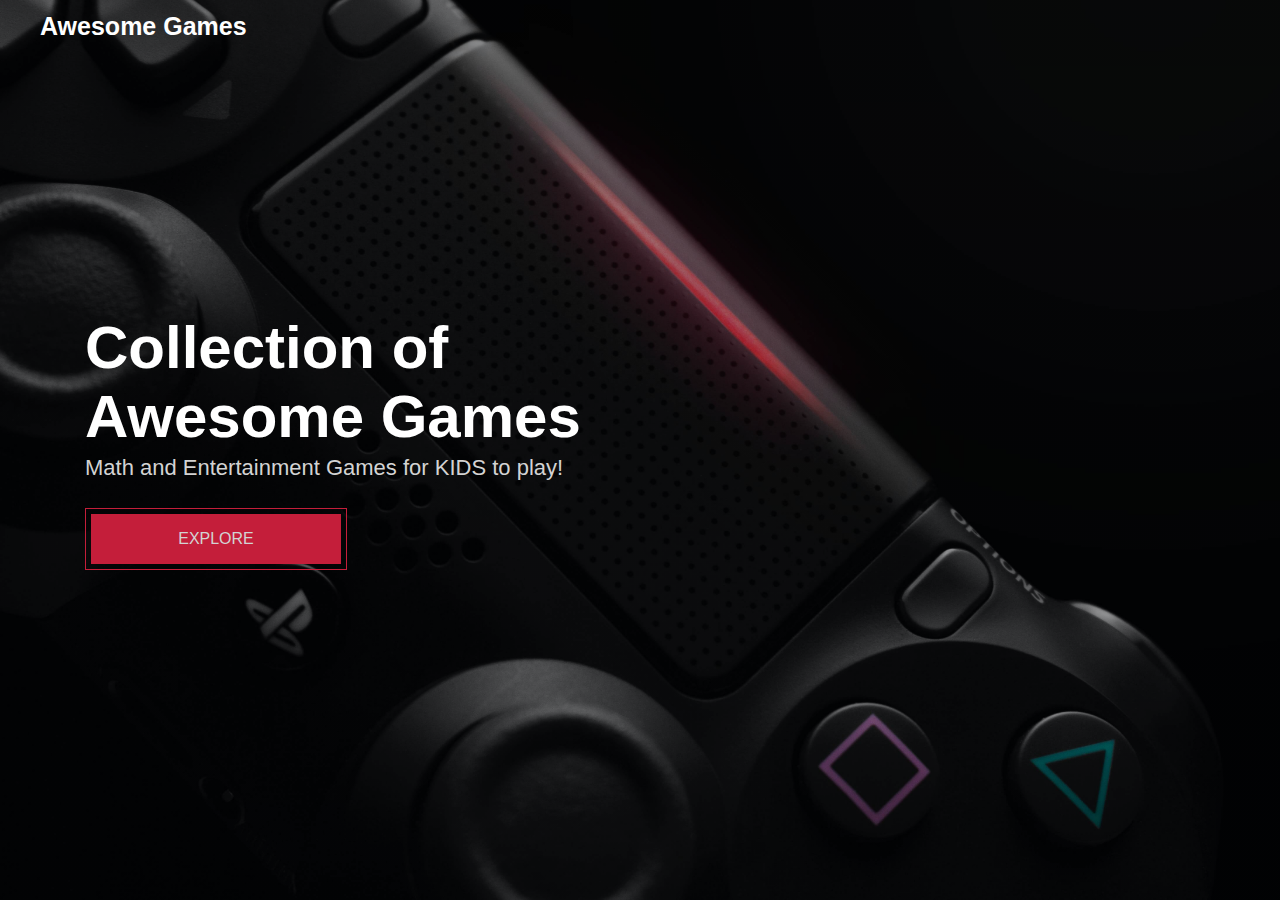
<file: index.html>
<!DOCTYPE html>
<html>
  <head>
    <meta charset="utf-8" />
    <meta
      name="viewport"
      content="width=device-width, initial-scale=1, shrink-to-fit=no"
    />

    <!-- Bootstrap CSS -->
    <link
      rel="stylesheet"
      href="https://stackpath.bootstrapcdn.com/bootstrap/4.5.2/css/bootstrap.min.css"
      integrity="sha384-JcKb8q3iqJ61gNV9KGb8thSsNjpSL0n8PARn9HuZOnIxN0hoP+VmmDGMN5t9UJ0Z"
      crossorigin="anonymous"
    />

    <link
      rel="shortcut icon"
      type="image/x-icon"
      href="./images/joystick.svg"
    />
    <link rel="stylesheet" type="text/css" href="./css/index.css" />
    <title>Awesome Games</title>
  </head>
  <body>
    <nav class="navbar">
      <div class="nav-head ml-4">Awesome Games</div>
    </nav>

    <section class="main-section container">
      <div class="row main-row">
        <div class="col-sm-12 col-md-6 custom-col" id="main_head_section">
          <div class="main-head">Collection of Awesome Games</div>
          <div class="main-para">
            Math and Entertainment Games for KIDS to play!
          </div>
          <div class="main-btn mt-4">
            <div class="upper-btn-div">
              <button class="btn custom-btn" id="explore">EXPLORE</button>
            </div>
          </div>
        </div>
        <div class="col custom-col">
          <div class="all-cards" id="all_cards"></div>
        </div>
      </div>
    </section>

    <script type="text/javascript" src="./js/index.js"></script>
  </body>
</html>
</file>
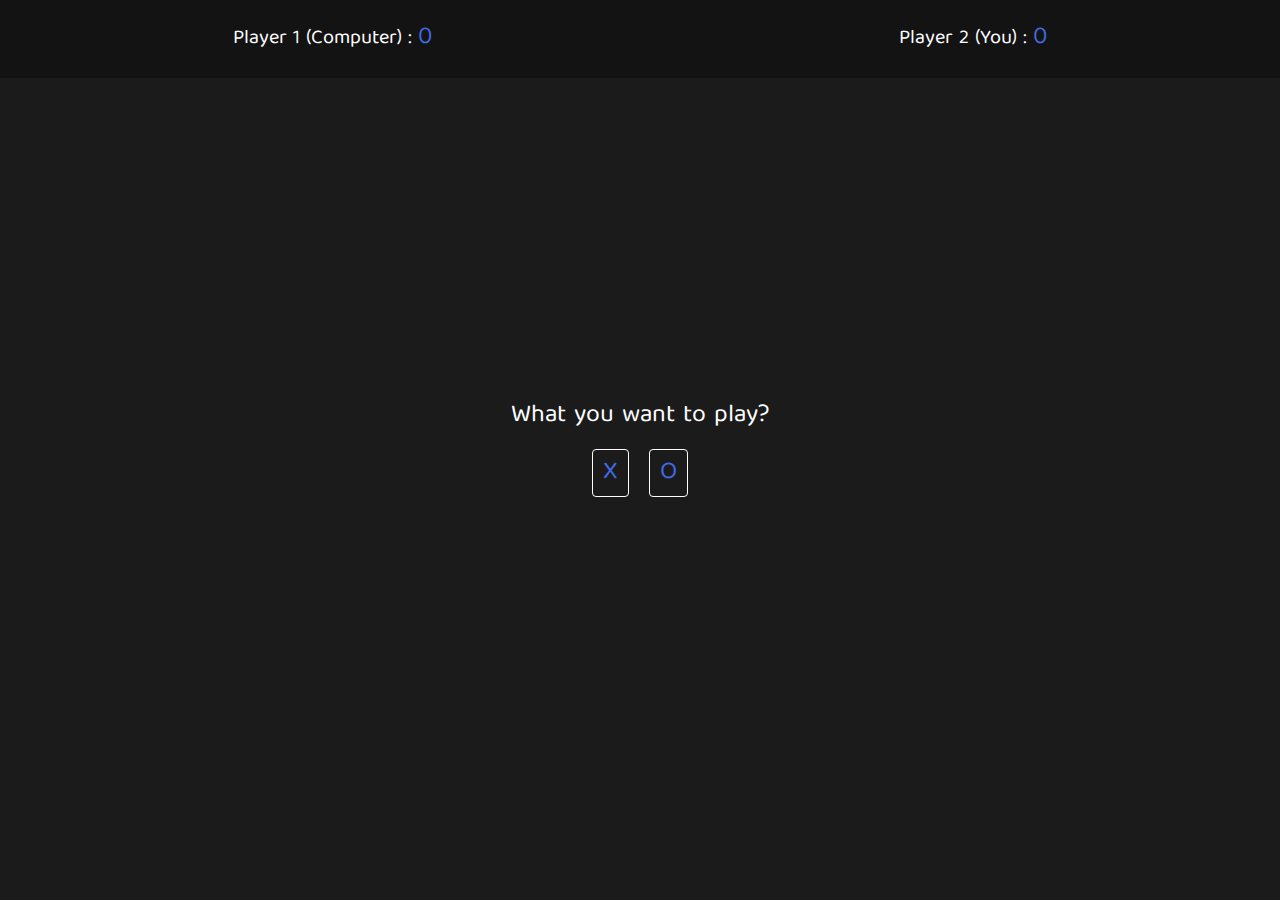
<file: src/ai-tic-tac-toe/index.html>
<!DOCTYPE html>
<html lang="en">
  <head>
    <!-- Required meta tags -->
    <meta charset="utf-8" />
    <meta
      name="viewport"
      content="width=device-width, initial-scale=1, shrink-to-fit=no"
    />

    <!-- Bootstrap CSS -->
    <link
      rel="stylesheet"
      href="https://stackpath.bootstrapcdn.com/bootstrap/4.5.2/css/bootstrap.min.css"
      integrity="sha384-JcKb8q3iqJ61gNV9KGb8thSsNjpSL0n8PARn9HuZOnIxN0hoP+VmmDGMN5t9UJ0Z"
      crossorigin="anonymous"
    />
    <link rel="stylesheet" type="text/css" href="./css/index.css" />
    <link rel="icon" href="./images/console.svg" type="image/svg" />

    <title>Tic Tac Toe</title>
  </head>
  <body>
	<div class="winner-stat">
		<div class="x-player">
		  <span>Player 1 (Computer) : </span>
		  <span id="x_player">0</span>
		</div>
		<div class="o-player">
		  <span>Player 2 (You) : </span>
		  <span id="o_player">0</span>
		</div>
	  </div>
	  
	  <div class="form" id="form">
		<label>What you want to play?</label>
		<div>
		  <button class="btn" id="player_x_id" value="X">X</button>
		  <button class="btn" id="player_o_id" value="O">O</button>
		</div>
	  </div>

	  <div class="grid hide" id="grid">
		<table>
		  <tr>
		    <td class="cell" id="0"></td>
		    <td class="cell" id="1"></td>
		    <td class="cell" id="2"></td>
		  </tr>
		  <tr>
		    <td class="cell" id="3"></td>
		    <td class="cell" id="4"></td>
		    <td class="cell" id="5"></td>
		  </tr>
		  <tr>
		    <td class="cell" id="6"></td>
		    <td class="cell" id="7"></td>
		    <td class="cell" id="8"></td>
		  </tr>
		</table>
	  </div>

	  <div class="endgame">
		<div class="text"></div>
		<button class="btn btn-primary" onclick="startGame()">Restart Game</button>
	  </div>
    
    <!-- Optional JavaScript -->
    <script type="text/javascript" src="./js/index.js"></script>
    <!-- jQuery first, then Popper.js, then Bootstrap JS -->
    <script
      src="https://code.jquery.com/jquery-3.5.1.slim.min.js"
      integrity="sha384-DfXdz2htPH0lsSSs5nCTpuj/zy4C+OGpamoFVy38MVBnE+IbbVYUew+OrCXaRkfj"
      crossorigin="anonymous"
    ></script>
    <script
      src="https://cdn.jsdelivr.net/npm/popper.js@1.16.1/dist/umd/popper.min.js"
      integrity="sha384-9/reFTGAW83EW2RDu2S0VKaIzap3H66lZH81PoYlFhbGU+6BZp6G7niu735Sk7lN"
      crossorigin="anonymous"
    ></script>
    <script
      src="https://stackpath.bootstrapcdn.com/bootstrap/4.5.2/js/bootstrap.min.js"
      integrity="sha384-B4gt1jrGC7Jh4AgTPSdUtOBvfO8shuf57BaghqFfPlYxofvL8/KUEfYiJOMMV+rV"
      crossorigin="anonymous"
    ></script>
  </body>
</html>
</file>
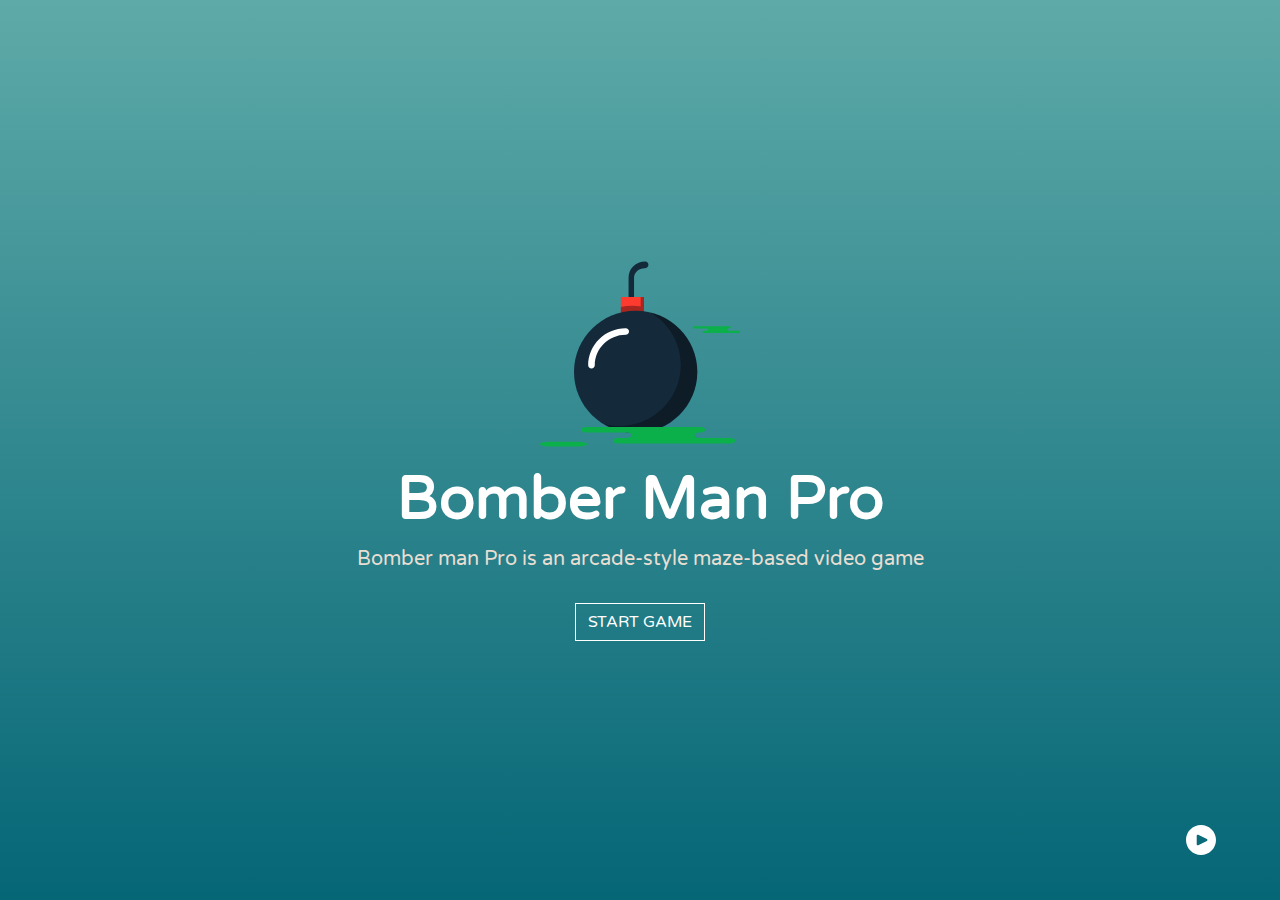
<file: src/Bomber Man Pro/index.html>
<!Doctype html>
<html lang="en">
  <head>
    <!-- Required meta tags -->
    <meta charset="utf-8">
    <meta name="viewport" content="width=device-width, initial-scale=1, shrink-to-fit=no">

    <!-- Bootstrap CSS -->
    <link rel="stylesheet" href="https://stackpath.bootstrapcdn.com/bootstrap/4.5.2/css/bootstrap.min.css" integrity="sha384-JcKb8q3iqJ61gNV9KGb8thSsNjpSL0n8PARn9HuZOnIxN0hoP+VmmDGMN5t9UJ0Z" crossorigin="anonymous">

    <link rel="shortcut icon" type="image/x-icon" href="./images/bomb.svg" />

    <link rel="stylesheet" type="text/css" href="./css/index.css" />

    <title>Bomber Man Pro</title>
  </head>
  <body>
    
    <div class="music-btn" id="music_btn">
    </div>
    
	<div class="main-section" id="main_section">
		<div class="main-section-inner">
			<div class="logo">
				<picture>
					<img src="./images/bomb.svg" class="maintain-logo" />
				</picture>
			</div>
			<div class="main-head">
				Bomber Man Pro
			</div>
			<div class="main-para">
				Bomber man Pro is an arcade-style maze-based video game
			</div>
			<div class="main-btn mt-4">
				<button class="btn custom-btn" id="start_game">Start Game</button>
			</div>
		</div>
	</div>

	<div class="grid hide" id="grid"></div>


    <!-- Optional JavaScript -->

    <script type="text/javascript" src="./js/index.js"></script>
    <!-- jQuery first, then Popper.js, then Bootstrap JS -->
    <script src="https://code.jquery.com/jquery-3.5.1.slim.min.js" integrity="sha384-DfXdz2htPH0lsSSs5nCTpuj/zy4C+OGpamoFVy38MVBnE+IbbVYUew+OrCXaRkfj" crossorigin="anonymous"></script>
    <script src="https://cdn.jsdelivr.net/npm/popper.js@1.16.1/dist/umd/popper.min.js" integrity="sha384-9/reFTGAW83EW2RDu2S0VKaIzap3H66lZH81PoYlFhbGU+6BZp6G7niu735Sk7lN" crossorigin="anonymous"></script>
    <script src="https://stackpath.bootstrapcdn.com/bootstrap/4.5.2/js/bootstrap.min.js" integrity="sha384-B4gt1jrGC7Jh4AgTPSdUtOBvfO8shuf57BaghqFfPlYxofvL8/KUEfYiJOMMV+rV" crossorigin="anonymous"></script>
  </body>
</html>
</file>
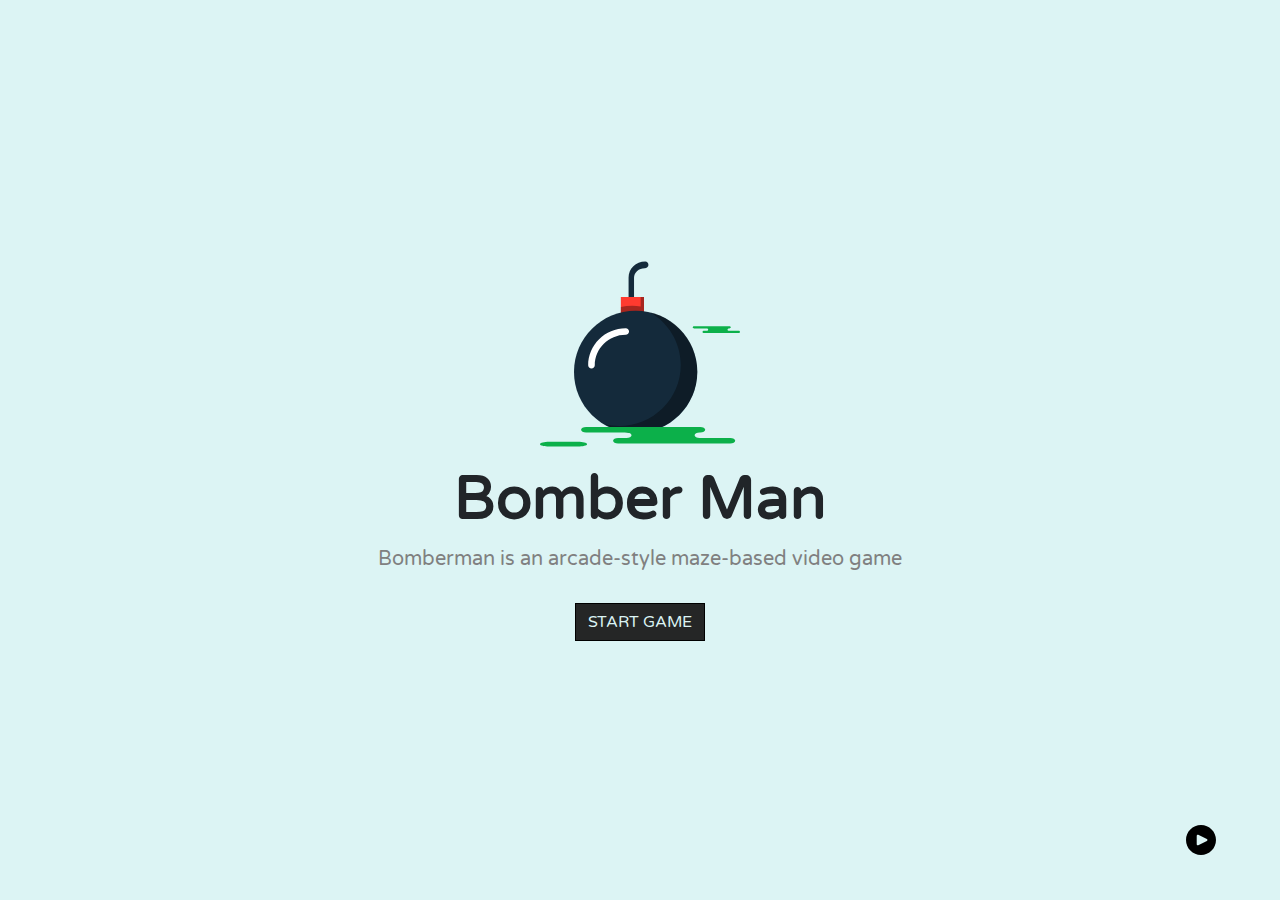
<file: src/Bomber Man/index.html>
<!doctype html>
<html lang="en">
  <head>
    <!-- Required meta tags -->
    <meta charset="utf-8">
    <meta name="viewport" content="width=device-width, initial-scale=1, shrink-to-fit=no">

    <!-- Bootstrap CSS -->
    <link rel="stylesheet" href="https://stackpath.bootstrapcdn.com/bootstrap/4.5.2/css/bootstrap.min.css" integrity="sha384-JcKb8q3iqJ61gNV9KGb8thSsNjpSL0n8PARn9HuZOnIxN0hoP+VmmDGMN5t9UJ0Z" crossorigin="anonymous">

    <link rel="shortcut icon" type="image/x-icon" href="./images/bomb.svg" />

    <link rel="stylesheet" type="text/css" href="./css/index.css" />

    <title>Bomber Man</title>
  </head>
  <body>
    
    <div class="music-btn" id="music_btn">
    </div>
    
	<div class="main-section" id="main_section">
		<div class="main-section-inner">
			<div class="logo">
				<picture>
					<img src="./images/bomb.svg" class="maintain-logo" />
				</picture>
			</div>
			<div class="main-head">
				Bomber Man
			</div>
			<div class="main-para">
				Bomberman is an arcade-style maze-based video game
			</div>
			<div class="main-btn mt-4">
				<button class="btn custom-btn" id="start_game">Start Game</button>
			</div>
		</div>
	</div>

	<div class="grid hide" id="grid"></div>


    <!-- Optional JavaScript -->

    <script type="text/javascript" src="./js/index.js"></script>
    <!-- jQuery first, then Popper.js, then Bootstrap JS -->
    <script src="https://code.jquery.com/jquery-3.5.1.slim.min.js" integrity="sha384-DfXdz2htPH0lsSSs5nCTpuj/zy4C+OGpamoFVy38MVBnE+IbbVYUew+OrCXaRkfj" crossorigin="anonymous"></script>
    <script src="https://cdn.jsdelivr.net/npm/popper.js@1.16.1/dist/umd/popper.min.js" integrity="sha384-9/reFTGAW83EW2RDu2S0VKaIzap3H66lZH81PoYlFhbGU+6BZp6G7niu735Sk7lN" crossorigin="anonymous"></script>
    <script src="https://stackpath.bootstrapcdn.com/bootstrap/4.5.2/js/bootstrap.min.js" integrity="sha384-B4gt1jrGC7Jh4AgTPSdUtOBvfO8shuf57BaghqFfPlYxofvL8/KUEfYiJOMMV+rV" crossorigin="anonymous"></script>
  </body>
</html>
</file>
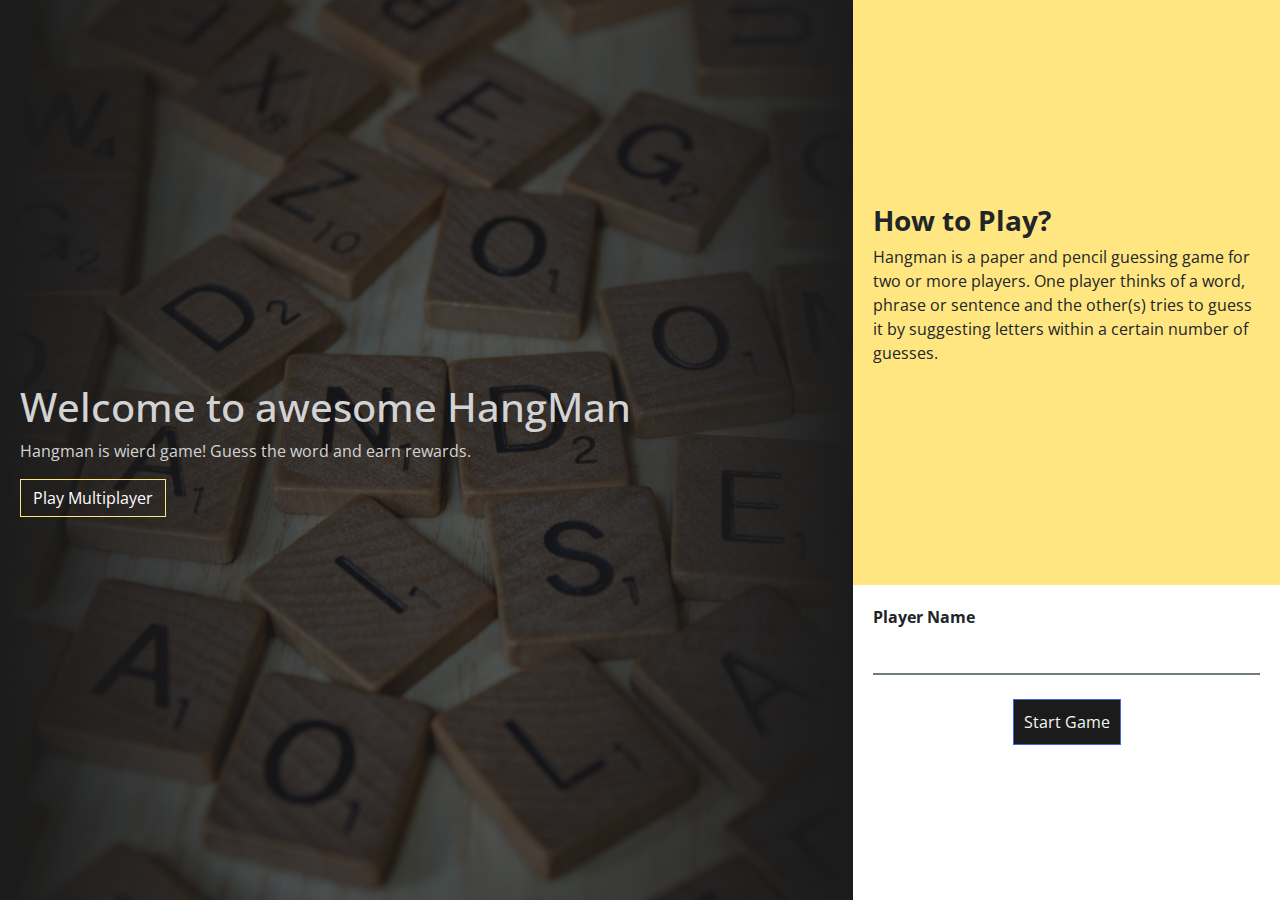
<file: src/Hang Man/index.html>
<!DOCTYPE html>
<html lang="en">
  <head>
    <!-- Required meta tags -->
    <meta charset="utf-8" />
    <meta
      name="viewport"
      content="width=device-width, initial-scale=1, shrink-to-fit=no"
    />

    <!-- Bootstrap CSS -->
    <link
      rel="stylesheet"
      href="https://stackpath.bootstrapcdn.com/bootstrap/4.5.2/css/bootstrap.min.css"
      integrity="sha384-JcKb8q3iqJ61gNV9KGb8thSsNjpSL0n8PARn9HuZOnIxN0hoP+VmmDGMN5t9UJ0Z"
      crossorigin="anonymous"
    />
    <link rel="stylesheet" href="./css/index.css" />

    <title>Hang Man</title>
  </head>
  <body class="body-main">
    <section class="#">
      <div
        class="row anti-row d-flex justify-content-center align-items-center"
      >
        <div class="col-lg-8 main-container" id="main_container">
          <div class="hide" id="all_cell">
            <div class="row anti-row reward-and-other" id="reward_and_other">
              <div
                class="col-md-4 mt-2 mb-2 d-flex justify-content-center align-items-center"
              >
                <div class="player-info">
                  <strong>Hello, <span id="player_info"></span></strong>
                </div>
              </div>
              <div
                class="col-md-4 mt-2 mb-2 d-flex justify-content-center align-items-center"
              >
                <div class="lifeline">
                  <span id="life_1">&#10084;&#65039;</span>
                  <span id="life_2">&#10084;&#65039;</span>
                  <span id="life_3">&#10084;&#65039;</span>
                  <span id="life_4">&#10084;&#65039;</span>
                  <span id="life_5">&#10084;&#65039;</span>
                </div>
              </div>
              <div
                class="col-md-4 mt-2 mb-2 mb-2 d-flex justify-content-center"
              >
                <div
                  class="reward d-flex justify-content-center align-items-center"
                >
                  <svg
                    width="30px"
                    height="30px"
                    viewBox="0 0 16 16"
                    class="bi bi-gift-fill"
                    fill="#ffe680"
                    xmlns="http://www.w3.org/2000/svg"
                  >
                    <path
                      fill-rule="evenodd"
                      d="M3 2.5a2.5 2.5 0 0 1 5 0 2.5 2.5 0 0 1 5 0v.006c0 .07 0 .27-.038.494H15a1 1 0 0 1 1 1v1a1 1 0 0 1-1 1H1a1 1 0 0 1-1-1V4a1 1 0 0 1 1-1h2.038A2.968 2.968 0 0 1 3 2.506V2.5zm1.068.5H7v-.5a1.5 1.5 0 1 0-3 0c0 .085.002.274.045.43a.522.522 0 0 0 .023.07zM9 3h2.932a.56.56 0 0 0 .023-.07c.043-.156.045-.345.045-.43a1.5 1.5 0 0 0-3 0V3z"
                    />
                    <path
                      d="M15 7v7.5a1.5 1.5 0 0 1-1.5 1.5H9V7h6zM2.5 16A1.5 1.5 0 0 1 1 14.5V7h6v9H2.5z"
                    />
                  </svg>
                  <span id="reward_count"></span>
                </div>
              </div>
            </div>
            <div class="all-cell" id="main_cell"></div>
            <div class="input-field" id="input_field"></div>
          </div>
          <div class="#" id="main_container_in">
            <h1 class="main-head">Welcome to awesome HangMan</h1>
            <p>Hangman is wierd game! Guess the word and earn rewards.</p>
            <button class="btn custom-btn-main">Play Multiplayer</button>
          </div>
        </div>
        <div class="col-lg-4 main-side">
          <div class="row anti-row col-top-4">
            
            <h3 class="head-col-top-4">How to Play?</h3>
            <p>
              Hangman is a paper and pencil guessing game for two or more
              players. One player thinks of a word, phrase or sentence and the
              other(s) tries to guess it by suggesting letters within a certain
              number of guesses.
            </p>
          </div>
          <div class="row anti-row col-bottom-4">
            <div class="card" id="card-main">
              <div class="card-body">
                <div class="form-group" id="start_form">
                  <label for="player"><strong>Player Name</strong></label>
                  <input
                    type="text"
                    class="form-control"
                    id="player"
                    name="player"
                  />
                </div>
                <div class="form-group text-center mt-4" id="start_form_btn">
                  <button class="btn custom-btn" id="start_btn">
                    Start Game
                  </button>
                </div>
              </div>
            </div>
          </div>
        </div>
      </div>
    </section>

    <!-- Optional JavaScript -->
    <script src="./js/index.js"></script>
    <!-- jQuery first, then Popper.js, then Bootstrap JS -->
    <script
      src="https://code.jquery.com/jquery-3.5.1.slim.min.js"
      integrity="sha384-DfXdz2htPH0lsSSs5nCTpuj/zy4C+OGpamoFVy38MVBnE+IbbVYUew+OrCXaRkfj"
      crossorigin="anonymous"
    ></script>
    <script
      src="https://cdn.jsdelivr.net/npm/popper.js@1.16.1/dist/umd/popper.min.js"
      integrity="sha384-9/reFTGAW83EW2RDu2S0VKaIzap3H66lZH81PoYlFhbGU+6BZp6G7niu735Sk7lN"
      crossorigin="anonymous"
    ></script>
    <script
      src="https://stackpath.bootstrapcdn.com/bootstrap/4.5.2/js/bootstrap.min.js"
      integrity="sha384-B4gt1jrGC7Jh4AgTPSdUtOBvfO8shuf57BaghqFfPlYxofvL8/KUEfYiJOMMV+rV"
      crossorigin="anonymous"
    ></script>
  </body>
</html>
</file>
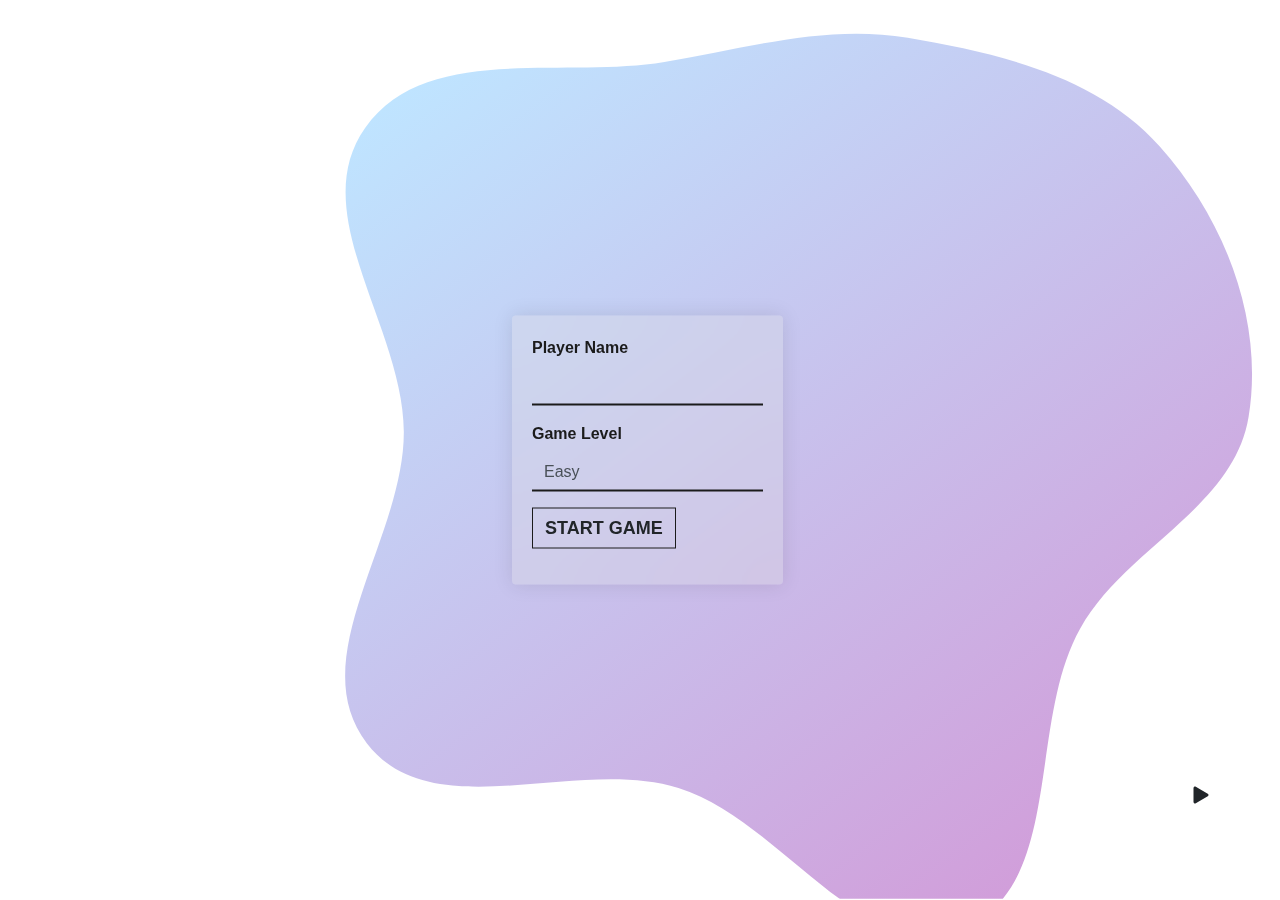
<file: src/Math Clash/index.html>
<!DOCTYPE html>
<html lang="en">
  <head>
    <!-- Required meta tags -->
    <meta charset="utf-8" />
    <meta
      name="viewport"
      content="width=device-width, initial-scale=1, shrink-to-fit=no"
    />

    <!-- Bootstrap CSS -->
    <link
      rel="stylesheet"
      href="https://stackpath.bootstrapcdn.com/bootstrap/4.5.2/css/bootstrap.min.css"
      integrity="sha384-JcKb8q3iqJ61gNV9KGb8thSsNjpSL0n8PARn9HuZOnIxN0hoP+VmmDGMN5t9UJ0Z"
      crossorigin="anonymous"
    />

    <link rel="stylesheet" type="text/css" href="./css/index.css" />

    <title>Math Clash</title>
  </head>
  <body>

    <div class="music-btn" id="music_btn">
      <div class="stop hide" id="stop">
        <svg width="30px" height="30px" viewBox="0 0 16 16" class="bi bi-stop-fill" fill="currentColor" xmlns="http://www.w3.org/2000/svg">
          <path d="M5 3.5h6A1.5 1.5 0 0 1 12.5 5v6a1.5 1.5 0 0 1-1.5 1.5H5A1.5 1.5 0 0 1 3.5 11V5A1.5 1.5 0 0 1 5 3.5z"/>
        </svg>
      </div>
      <div class="play" id="play">
        <svg width="30px" height="30px" viewBox="0 0 16 16" class="bi bi-play-fill" fill="currentColor" xmlns="http://www.w3.org/2000/svg">
          <path d="M11.596 8.697l-6.363 3.692c-.54.313-1.233-.066-1.233-.697V4.308c0-.63.692-1.01 1.233-.696l6.363 3.692a.802.802 0 0 1 0 1.393z"/>
        </svg>
      </div>
    </div>


    <section class="main-container" id="main_form_container">
      <div
        class="row anti-row d-flex justify-content-center align-items-center"
      >
        <div class="card">
          <div class="card-body">
            <div class="form-group">
              <label for="player">Player Name</label>
              <input
                type="text"
                name="player"
                id="player"
                class="form-control"
              />
            </div>
            <div class="form-group">
              <label for="level">Game Level</label>
              <select
                name="level"
                id="level"
                class="form-control custom-select"
              >
                <option value="easy" selected>Easy</option>
                <option value="mid">Medium</option>
                <option value="hard">Hard</option>
              </select>
            </div>
            <div class="form-group">
              <button class="btn custom-btn" onclick="startGame()">
                Start Game
              </button>
            </div>
          </div>
        </div>
      </div>
    </section>

    <section class="main-section hide" id="main_game_container">
      <div class="custom-row">
        <div class="target">Target <span id="target"></span></div>
        <div class="score">
          <span>Score: <span id="score">0</span></span>
          <span class="best-score"
            >Best Till Now: <span id="best_score">0</span></span
          >
        </div>
        <div class="current-sum">Sum <span id="current_sum">0</span></div>
      </div>
      <div class="all-cell-main">
        <div class="all-cell" id="all_cell"></div>
      </div>
      <div class="stop-btn mt-4 hide" id="try_btn">
        <button class="btn custom-btn">Try Again</button>
        <button class="btn custom-btn ml-4" onclick="window.location.reload()">
          Exit game
        </button>
      </div>
    </section>

    <!-- Optional JavaScript -->
    <script type="text/javascript" src="./js/index.js"></script>
    <!-- jQuery first, then Popper.js, then Bootstrap JS -->
    <script
      src="https://code.jquery.com/jquery-3.5.1.slim.min.js"
      integrity="sha384-DfXdz2htPH0lsSSs5nCTpuj/zy4C+OGpamoFVy38MVBnE+IbbVYUew+OrCXaRkfj"
      crossorigin="anonymous"
    ></script>
    <script
      src="https://cdn.jsdelivr.net/npm/popper.js@1.16.1/dist/umd/popper.min.js"
      integrity="sha384-9/reFTGAW83EW2RDu2S0VKaIzap3H66lZH81PoYlFhbGU+6BZp6G7niu735Sk7lN"
      crossorigin="anonymous"
    ></script>
    <script
      src="https://stackpath.bootstrapcdn.com/bootstrap/4.5.2/js/bootstrap.min.js"
      integrity="sha384-B4gt1jrGC7Jh4AgTPSdUtOBvfO8shuf57BaghqFfPlYxofvL8/KUEfYiJOMMV+rV"
      crossorigin="anonymous"
    ></script>
  </body>
</html>
</file>
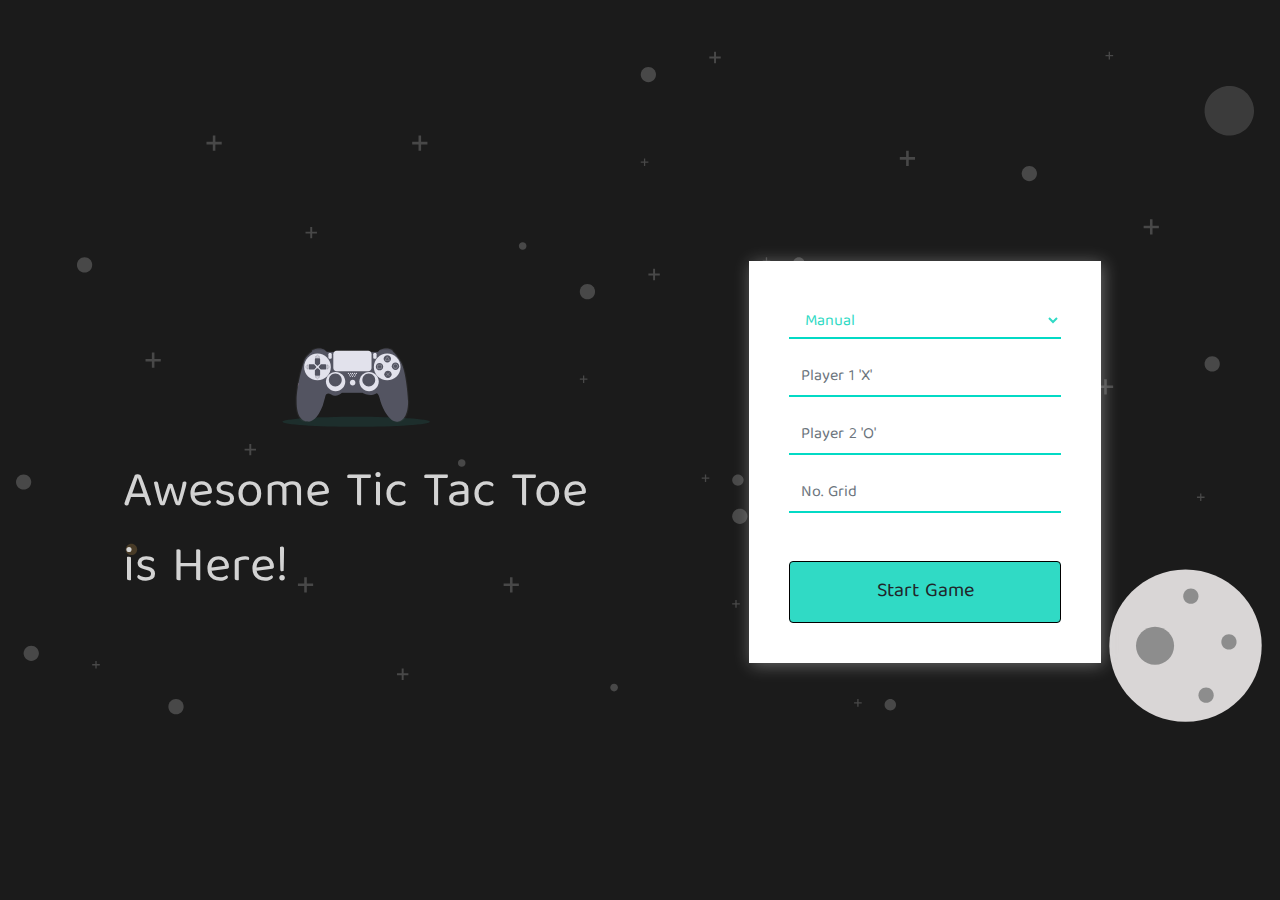
<file: src/tic-tac-toe/index.html>
<!DOCTYPE html>
<html lang="en">
  <head>
    <!-- Required meta tags -->
    <meta charset="utf-8" />
    <meta
      name="viewport"
      content="width=device-width, initial-scale=1, shrink-to-fit=no"
    />

    <!-- Bootstrap CSS -->
    <link
      rel="stylesheet"
      href="https://stackpath.bootstrapcdn.com/bootstrap/4.5.2/css/bootstrap.min.css"
      integrity="sha384-JcKb8q3iqJ61gNV9KGb8thSsNjpSL0n8PARn9HuZOnIxN0hoP+VmmDGMN5t9UJ0Z"
      crossorigin="anonymous"
    />
    <link rel="stylesheet" type="text/css" href="./css/index.css" />
    <link rel="icon" href="./images/console.svg" type="image/svg" />

    <title>Tic Tac Toe</title>
  </head>
  <body>
    <section class="container form-container" id="form_container">
      <div class="row">
        <div
          class="col-lg-6 col-md-6 mb-4 custom-d-flex justify-content-center align-items-center"
        >
          <img src="./images/console.svg" alt="console" />
          <span class="main-head"
            >Awesome Tic Tac Toe<br />
            is Here!</span
          >
        </div>
        <div class="col-lg-6 col-md-6 mb-4 mt-2">
          <div class="row form-row">
            <div class="card">
              <div class="card-body">
                <div class="form-group">
                  <select
                    name="play_mode"
                    class="form-control"
                    id="play_mode"
                    required
                  >
                    <option value="manual" selected>Manual</option>
                  </select>
                </div>
                <div class="form-group">
                  <div class="#" id="hidden_player_field">
                    <input
                      type="text"
                      class="form-control"
                      name="player_1"
                      id="player_1"
                      placeholder="Player 1 'X'"
                      required
                    />
                  </div>
                </div>
                <div class="form-group">
                  <input
                    type="text"
                    class="form-control"
                    name="player_2"
                    id="player_2"
                    placeholder="Player 2 'O'"
                    required
                  />
                </div>
                <div class="form-group pb-4">
                  <input
                    type="text"
                    class="form-control"
                    name="no_of_grid"
                    id="no_of_grid"
                    placeholder="No. Grid"
                    required
                  />
                </div>
                <div class="form-group mt-4">
                  <button
                    onclick="start()"
                    id="start_btn"
                    class="btn custom-btn"
                  >
                    Start Game
                    <span></span>
                    <span></span>
                    <span></span>
                    <span></span>
                  </button>
                </div>
              </div>
            </div>
          </div>
        </div>
      </div>
    </section>

    <div class="container grid-container mb-4">
      <div class="hide" id="hide_section">
        <div class="turn mt-4 mb-3">
          <h4>Turn : <span id="turn"></span></h4>
        </div>
      </div>
      <div id="grid"></div>
    </div>

    <!-- Celebrate Button trigger modal -->
    <button
      type="button"
      class="btn btn-primary hide"
      id="celebrate_btn"
      data-toggle="modal"
      data-target="#celebrate"
    >
      Celebrate
    </button>

    <!-- Celebrate Modal -->
    <div
      class="modal fade"
      id="celebrate"
      data-backdrop="static"
      data-keyboard="false"
      tabindex="-1"
      aria-labelledby="staticBackdropLabel"
      aria-hidden="true"
    >
      <div class="modal-dialog modal-lg">
        <div class="modal-content">
          <div class="modal-body" id="modal_content">
            <div class="text-center">
              <span id="game_status"></span>
            </div>
          </div>
          <div class="modal-footer justify-content-center">
            <button
              class="btn new-game-btn"
              onclick="newGame()"
              data-dismiss="modal"
            >
              Try Again
            </button>
            <button class="btn new-game-btn" onclick="window.location.reload()">
              Exit Game
            </button>
          </div>
        </div>
      </div>
    </div>

    <!-- <div class="hide" id="status_main">
      <div class="game-status">
        <div class="text-center">
          <span id="game_status"></span>
        </div>
        <div class="row anti-row">
          <div class="col-md-6 text-center">
            <button class="btn new-game-btn" onclick="newGame()">New Game</button>
          </div>
          <div class="col-md-6 text-center">
          <button class="btn new-game-btn" onclick="window.location.reload()">Exit Game</button>
          </div>
        </div>
      </div>
    </div> -->

    <!-- Optional JavaScript -->
    <script type="text/javascript" src="./js/index.js"></script>
    <!-- jQuery first, then Popper.js, then Bootstrap JS -->
    <script
      src="https://code.jquery.com/jquery-3.5.1.slim.min.js"
      integrity="sha384-DfXdz2htPH0lsSSs5nCTpuj/zy4C+OGpamoFVy38MVBnE+IbbVYUew+OrCXaRkfj"
      crossorigin="anonymous"
    ></script>
    <script
      src="https://cdn.jsdelivr.net/npm/popper.js@1.16.1/dist/umd/popper.min.js"
      integrity="sha384-9/reFTGAW83EW2RDu2S0VKaIzap3H66lZH81PoYlFhbGU+6BZp6G7niu735Sk7lN"
      crossorigin="anonymous"
    ></script>
    <script
      src="https://stackpath.bootstrapcdn.com/bootstrap/4.5.2/js/bootstrap.min.js"
      integrity="sha384-B4gt1jrGC7Jh4AgTPSdUtOBvfO8shuf57BaghqFfPlYxofvL8/KUEfYiJOMMV+rV"
      crossorigin="anonymous"
    ></script>
  </body>
</html>
</file>
<file: css/index.css>
* {
  font-family: sans-serif;
}

body {
  margin: 0;
  padding: 0;
  box-sizing: border-box;
  height: 100vh;
  width: 100%;
  background-image: linear-gradient(
      to bottom,
      rgba(0, 0, 0, 0.4),
      rgba(0, 0, 0, 0.3)
    ),
    url(../images/back.jpg);
  background-size: cover;
  background-repeat: no-repeat;
  background-attachment: fixed;

  color: white;
}

.navbar {
  height: 5%;
  display: flex;
  /*justify-content: center;*/
  align-items: center;
}

.nav-head {
  font-size: 25px;
  font-weight: bold;
}

.main-section {
  height: 88%;
  width: 100%;
}

.main-head {
  font-size: 60px;
  font-weight: bold;
  line-height: normal;
}

.main-para {
  color: lightgray;
  font-size: 22px;
}

.main-row {
  height: 100%;
}

.upper-btn-div {
  max-width: 262px;
  padding: 5px;
  border: 1px solid #c41e3a;
}

.custom-btn {
  min-width: 250px;
  min-height: 50px;
  border-radius: 0;
  background-color: #c41e3a;
  text-transform: uppercase;
  color: lightgray;
}

.custom-col {
  display: flex;
  flex-direction: column;
  justify-content: center;
}

.all-cards {
  padding-bottom: 10px;
}

.card-col {
  display: flex;
  flex-wrap: nowrap;
  overflow: auto;
}

.card {
  flex: 0 0 auto;
  width: 300px;
  height: 350px;
  padding: 0px 20px;
  border: 1px solid rgba(0, 0, 0, 0.1);
  box-shadow: 0px 0px 20px rgba(0, 0, 0, 0.1);
  position: relative;
  color: white;
  border-radius: 0;
  background-color: rgba(255, 255, 255, 0.3);
  -webkit-backdrop-filter: blur(30px);
  backdrop-filter: blur(30px);
}

.card-title {
  font-size: 22px;
  font-weight: bold;
}

.card-body > p {
  font-size: 18px;
}

.card-body {
  font-size: 18px;
  margin-top: 20px;
  margin-bottom: 20px;
}

.card-btn {
  border-radius: 0;
  background-color: #c41e3a;
  text-transform: uppercase;
  color: white;
}

@media (max-width: 900px) {
  .main-head {
    font-size: 40px;
  }
}

@media (max-width: 768px) {
  .custom-col {
    height: 100%;
    width: 100%;
  }
}

@media (max-width: 460px) {
  .main-head {
    font-size: 30px;
  }

  .main-para {
    font-size: 16px;
  }

  .custom-btn {
    min-width: 150px;
    height: 45px;
  }

  .upper-btn-div {
    width: 162px;
    padding: 5px;
    border: 1px solid #c41e3a;
  }
}

.hide {
  display: none;
}

::-webkit-scrollbar {
  width: 8px;
}

::-webkit-scrollbar-track {
  background: #f1f1f1;
}

::-webkit-scrollbar-thumb {
  background: #c41e3a;
}

::-webkit-scrollbar-thumb:hover {
  background: #252626;
}
</file>
<file: src/ai-tic-tac-toe/css/index.css>
@import url('https://fonts.googleapis.com/css2?family=Baloo+Tamma+2:wght@700&display=swap');

* {
	font-family: 'Baloo Tamma 2', cursive;
}

body {
	margin: 0;
	padding: 0;
	box-sizing: border-box;
	background-color: #1B1B1B;
	color: white;
}

.winner-stat {
	background-image: linear-gradient(to bottom, rgba(0,0,0,0.3), rgba(0,0,0,0.3));
	padding-top: 20px;
	padding-bottom: 20px;
	display: flex;
	flex-direction: row;
	justify-content: space-around;
	align-items: center;
	font-size: 20px;
}

#x_player, #o_player {
	color: royalblue;
	font-size: 25px;
}

td {
	height: 100px;
	width: 100px;
	text-align: center;
	vertical-align: middle;
	font-size: 50px;
	cursor: pointer;
	font-weight: 700;
	margin: 1px;
	border: 3px solid royalblue;
	transition: all;
	transition-duration: 0.34s;
	transition-timing-function: linear;
}

table {
	border-collapse: collapse;
	position: absolute;
	left: 50%;
	top: 50%;
	transform: translate(-50%, -50%);
}

table tr:first-child td {
	border-top: 0;
}

table tr:last-child td {
	border-bottom: 0;
}

table tr td:first-child {
	border-left: 0;
}

table tr td:last-child {
	border-right: 0;
}

.endgame {
	display: none;
	width: 200px;
	background-color: rgba(205,133,63,0.8);
	position: absolute;
	left: 50%;
	top: 50%;
	transform: translate(-50%, -50%);
	padding-top: 50px;
	padding-bottom: 50px;
	text-align: center;
	border-radius: 5px;
	font-size: 2em;
	background-color: rgba(255, 255, 255, 0.1);
  	-webkit-backdrop-filter: blur(80px);
  	backdrop-filter: saturate(180%) blur(80px);
}

.btn-primary {
	background-color: royalblue;
	color: white;
	border: 1px solid black;
}

.btn-primary:hover {
	background-color: #1B1B1B;
	color: white;
}

.form {
  position: absolute;
  left: 50%;
  top: 50%;
  transform: translate(-50%, -50%);
}

.form > label {
  font-size: 25px;
}

.form > div {
  padding: 5px;
  display: flex;
  justify-content: center;
  align-items: center;
}

.form > div > button {
  margin-left: 10px;
  margin-right: 10px;
  padding: 5px 10px 4px 10px;
  cursor: pointer;
  border: 1px solid white;
}

.form > div > button:hover {
  border: 1px solid royalblue;
}

#player_x_id, #player_o_id {
  font-size: 25px;
  color: royalblue;
}

.hide {
  display: none;
}
</file>
<file: src/Bomber Man Pro/css/index.css>
@import url('https://fonts.googleapis.com/css2?family=Varela+Round&display=swap');

* {
	font-family: 'Varela Round', sans-serif;
}

body {
	margin: 0;
	padding: 0;
	box-sizing: border-box;
	height: 100vh;
	width: 100vw;
	background-image: linear-gradient(to bottom, #5eaaa8, #056676); /*#dcf4f4 color for light mode*/
	color: white;
	position: relative;
}

.main-section {
	height: 100%;
	width: 100%;
}

.main-section-inner {
	height: 100%;
	display: flex;
	flex-direction: column;
	justify-content: center;
	align-items: center;
}

.logo {
	width: 200px;
	height: 200px;
}

.main-head {
	font-size: 60px;
	font-weight: bold;
}

.main-para {
	font-size: 20px;
	color: #e8ded2;
}

.custom-btn {
	margin: 5px;
	text-transform: uppercase;
	border: 1px solid white;
	border-radius: 0px;
	color: white;
	background: transparent;
}

.custom-btn:hover {
	color: gray;
}

.custom-btn:focus {
	outline: none;
	box-shadow: none;
}

.grid {
	height: 100%;
	width: 100%;
	display: flex;
	flex-direction: column;
	justify-content: center;
	align-items: center;
}

.row {
	height: 60px;
	width: 65%;
	margin-top: 1px;
}

.col {
	height: 100%;
	margin: 1px;
	border-radius: 2px;
	background-color: #252626;
	cursor: pointer;
	background-image: url(../images/gift.svg);
	background-size: 30px;
	background-repeat: no-repeat;
	background-position: center;
}

.correct {
	display: flex;
	justify-content: center;
	align-items: center;
	background-color: #0CB04A;
	background-size: 30px;
	background-image: none;
	background-repeat: no-repeat;
	background-position: center;
}

.wrong {
	background-color: #c41e3a;
	background-image: url(../images/bomb.svg);
	background-size: 30px;
	background-position: center;
	background-repeat: no-repeat;
}

.warning {
	background-color: #ffe5b4;
	background-image: url(../images/warning.svg);
	background-size: 30px;
	background-position: center;
	background-repeat: no-repeat;
}

.hide {
	display: none;
}

.alert {
  position: absolute;
  top: 0;
  left: 0;
  height: 95%;
  width: 100%;
  z-index: 20;
}

.alert-body {
  height: 50%;
  width: 50%;
  position: absolute;
  top: 50%;
  left: 50%;
  transform: translate(-50%, -50%);
  display: flex;
  flex-direction: column;
  justify-content: center;
  align-items: center;
  font-size: 30px;
  font-weight: bold;
  border-radius: 5px;
  color: white;
  background-color: rgba(0, 0, 0, 0.1);
  -webkit-backdrop-filter: blur(80px);
  backdrop-filter: saturate(180%) blur(80px);
  box-shadow: 0px 0px 20px rgba(0, 0, 0, 0.1);
}

.btn-main {
	display: flex;
	justify-content: center;
	align-items: center;
	margin: 10px;
}

.alert-btn {
	margin: 10px;
	text-transform: uppercase;
	background: transparent;
	border: 1px solid white;
	color: white;
	font-size: 18px;
}

.alert-btn:hover {
	background-color: #252626;
	color: lightgray;
}

.alert-btn:focus {
	outline: none;
}

.show-score {
	display: flex;
	font-size: 22px;
	justify-content: center;
	align-items: center;
	color: royalblue;
}

.music-btn {
	cursor: pointer;
	height: 30px;
	width: 30px;
	position: fixed;
	bottom: 5%;
	right: 5%;
	background-image: url(../images/playicon.svg);
}

@media (max-width: 400px) {
	.logo {
		width: 100px;
		height: 100px;
	}

	.main-head {
		font-size: 35px;
	}

	.main-para {
		font-size: 18px;
	}	
}

@media (max-width: 910px) {
	.row {
		height: 50px;
		width: 60%;
	}
}

@media (max-width: 780px) {
	.row {
		width: 80%;
	}
}

@media (max-width: 580px) {
	.row {
		height: 40px;
		width: 65%;
	}

	.alert-body {
  		width: 80%;
	}
}

@media (max-width: 480px) {
	.row {
		width: 80%;
	}
}

@media (max-width: 388px) {
	.row {
		height: 30px;
		width: 100%;
	}
	.alert-body {
  		width: 90%;
	}
}
</file>
<file: src/Bomber Man/css/index.css>
@import url('https://fonts.googleapis.com/css2?family=Varela+Round&display=swap');

* {
	font-family: 'Varela Round', sans-serif;
}

body {
	margin: 0;
	padding: 0;
	box-sizing: border-box;
	height: 100vh;
	width: 100vw;
	background-color: #dcf4f4; /*#252626 color for dark mode*/
	position: relative;
}

.main-section {
	height: 100%;
	width: 100%;
}

.main-section-inner {
	height: 100%;
	display: flex;
	flex-direction: column;
	justify-content: center;
	align-items: center;
}

.logo {
	width: 200px;
	height: 200px;
}

.main-head {
	font-size: 60px;
	font-weight: bold;
}

.main-para {
	font-size: 20px;
	color: gray;
}

.custom-btn {
	margin: 5px;
	text-transform: uppercase;
	border: 1px solid black;
	border-radius: 0px;
	color: #dcf4f4;
	background: #252626;
}

.custom-btn:hover {
	color: gray;
}

.custom-btn:focus {
	outline: none;
	box-shadow: none;
}

.grid {
	height: 100%;
	width: 100%;
	display: flex;
	flex-direction: column;
	justify-content: center;
	align-items: center;
}

.row {
	height: 60px;
	width: 65%;
	margin-top: 1px;
}

.col {
	height: 100%;
	margin: 1px;
	border-radius: 2px;
	background-color: #252626;
	cursor: pointer;
	background-image: url(../images/gift.svg);
	background-size: 30px;
	background-repeat: no-repeat;
	background-position: center;
}

.correct {
	background-color: #0CB04A;
	background-image: url(../images/reward.svg);
	background-size: 30px;
	background-repeat: no-repeat;
	background-position: center;
}

.wrong {
	background-color: #c41e3a;
	background-image: url(../images/bomb.svg);
	background-size: 30px;
	background-position: center;
	background-repeat: no-repeat;
}

.hide {
	display: none;
}

.alert {
  position: absolute;
  top: 0;
  left: 0;
  height: 95%;
  width: 100%;
  z-index: 20;
}

.alert-body {
  height: 50%;
  width: 50%;
  position: absolute;
  top: 50%;
  left: 50%;
  transform: translate(-50%, -50%);
  display: flex;
  flex-direction: column;
  justify-content: center;
  align-items: center;
  font-size: 30px;
  font-weight: bold;
  border-radius: 5px;
  color: white;
  background-color: rgba(255, 255, 255, 0.1);
  -webkit-backdrop-filter: blur(80px);
  backdrop-filter: saturate(180%) blur(80px);
  box-shadow: 0px 0px 20px rgba(0, 0, 0, 0.1);
}

.btn-main {
	display: flex;
	justify-content: center;
	align-items: center;
	margin: 10px;
}

.alert-btn {
	margin: 10px;
	text-transform: uppercase;
	background: transparent;
	border: 1px solid white;
	color: white;
	font-size: 18px;
}

.alert-btn:hover {
	background-color: #252626;
	color: lightgray;
}

.alert-btn:focus {
	outline: none;
}

.show-score {
	display: flex;
	font-size: 22px;
	justify-content: center;
	align-items: center;
	color: royalblue;
}

.music-btn {
	height: 30px;
	width: 30px;
	position: fixed;
	bottom: 5%;
	right: 5%;
	background-image: url(../images/playicon.svg);
}

@media (max-width: 400px) {
	.logo {
		width: 100px;
		height: 100px;
	}

	.main-head {
		font-size: 35px;
	}

	.main-para {
		font-size: 18px;
	}	
}

@media (max-width: 910px) {
	.row {
		height: 50px;
		width: 60%;
	}
}

@media (max-width: 780px) {
	.row {
		width: 80%;
	}
}

@media (max-width: 580px) {
	.row {
		height: 40px;
		width: 65%;
	}

	.alert-body {
  		width: 80%;
	}
}

@media (max-width: 480px) {
	.row {
		width: 80%;
	}
}

@media (max-width: 388px) {
	.row {
		height: 30px;
		width: 100%;
	}
	.alert-body {
  		width: 90%;
	}
}
</file>
<file: src/Hang Man/css/index.css>
@import url("https://fonts.googleapis.com/css2?family=Patrick+Hand&family=Open+Sans&display=swap");

body {
  font-family: "Open Sans", sans-serif;
  margin: 0;
  padding: 0;
  box-sizing: 0;
  /*  background: rgb(205, 216, 236);
  background-image: linear-gradient(to bottom, #3d3b5275, transparent);
  /*height: 100%;*/
}

/*body-main {
  background-position: center;
  background-image: url("../images/new2.svg");
  background-repeat: no-repeat;
  background-size: cover;
  transition: background;
  transition-duration: 1.5s;
  transition-timing-function: linear;
}*/

.anti-row {
  margin-left: 0;
  margin-right: 0;
}

.hide {
  display: none;
}

.main-container {
  display: flex;
  flex-direction: column;
  justify-content: center;
  height: 100vh;
  color: lightgrey;
  padding-right: 0;
  padding-left: 0;
  background-position: center;
  background-image: linear-gradient(to right, #1b1b1b, transparent),
    linear-gradient(to left, #1b1b1b, transparent), url("../images/newback.jpg");
  background-repeat: no-repeat;
  background-size: cover;
  transition-property: background;
  transition-duration: 1s;
  transition-timing-function: linear;
}

.all-cell {
  display: flex;
  justify-content: center;
  padding: 20px;
}

.cell {
  border-bottom: 4px solid #ffe680;
  width: 60px;
  height: 50px;
  max-height: 50px;
  margin: 10px;
  font-size: 30px;
  font-weight: bold;
  text-align: center;
  transition-property: all;
  transition-duration: 1s;
  transition-timing-function: linear;
}

.main-head,
.main-container p {
  margin-left: 20px;
}

.custom-btn-main {
  color: white;
  margin-left: 20px;
  background: transparent;
  border: 1px solid #ffe680;
  border-radius: 0px;
  max-width: 250px;
}

.custom-btn-main:hover {
  color: white;
  border: 1px solid royalblue;
}

.main-side {
  height: 100vh;
}

.col-lg-4 {
  padding-right: 0;
  padding-left: 0;
}

.col-top-4 {
  background: #ffe680;
  height: 65%;
  width: auto;
  display: flex;
  flex-direction: column;
  justify-content: center;
  padding: 20px;
}

.head-col-top-4 {
  font-weight: bold;
}

.col-bottom-4 {
  height: 35%;
  width: auto;
}

.main-head-top {
  padding: 30px 0 0 0;
}

.card {
  display: block;
  border: 0px;
  width: 100%;
  transition: background;
  transition-duration: 1.5s;
  transition-timing-function: linear;
  border-radius: 0px;
}

.d-flex-col {
  display: flex;
  flex-direction: column;
}

.form-control {
  border-radius: 0;
  border: 0;
  border-bottom: 2px solid #45555cc5;
}

.form-control:focus {
  box-shadow: none;
  outline: 0;
}

.input-field {
  margin-top: 100px;
  display: flex;
  flex-direction: column;
  justify-content: center;
  align-items: center;
}

.word-input {
  background: transparent;
  border-bottom: 2px solid #45555cc5;
  color: #ffe680;
  max-width: 250px;
}

.word-input:focus {
  background: transparent;
  border-bottom: 2px solid #ffe680;
}

.custom-btn {
  border: 1px solid royalblue;
  border-radius: 0px;
  padding: 10px;
  background-color: #1b1b1b;
  color: whitesmoke;
}

.custom-btn:hover {
  background: white;
  color: #1b1b1b;
}
.player-info,
.reward_count {
  font-size: 20px;
}

.reward-and-other {
  margin-bottom: 100px;
}
#reward_count {
  font-size: 30px;
}

.key-cell {
  margin: 2px;
  color: black;
  height: 50px;
  width: 50px;
  font-size: 20px;
  font-weight: bold;
  background: #ffe680a4;
  display: flex;
  justify-content: center;
  align-items: center;
  cursor: pointer;
  transition: 0.5s;
  transition-property: background, color;
  transition-timing-function: linear;
}

.key-cell:hover {
  background: black;
  color: white;
}

@media (max-width: 550px) {
  .key-cell {
    height: 40px;
    width: 40px;
  }
}

@media (max-width: 450px) {
  .all-cell {
    padding: 10px;
  }

  .cell {
    width: 35px;
    height: 35px;
    margin: 5px;
    font-size: 20px;
    font-weight: bold;
    text-align: center;
  }
  .key-cell {
    font-size: 15px;
    height: 30px;
    width: 30px;
    margin: 1px;
  }
  .reward-and-other {
    margin-bottom: 80px;
  }
  .player-info,
  .reward_count {
    font-size: 15px;
  }
}
</file>
<file: src/Math Clash/css/index.css>
body {
  margin: 0;
  box-sizing: border-box;
  height: 100vh;
  overflow: hidden;
  font-weight: bold;
  position: relative;
  background-image: url(../images/back.svg);
  background-size: cover;
  background-repeat: no-repeat;
}

.main-container {
  position: absolute;
  top: 50%;
  left: 50%;
  transform: translate(-50%, -50%);
}

.main-section {
  height: 100%;
}

.anti-row {
  margin-left: 0;
  margin-left: 0;
}

.hide {
  display: none;
}

.card {
  color: #1b1b1b;
  border: 0px;
  background-color: rgba(225, 225, 225, 0.3);
  -webkit-backdrop-filter: blur(20px);
    backdrop-filter: blur(20px);
    box-shadow: 0px 0px 20px rgba(0, 0, 0, 0.1);
}

.form-control {
  background: transparent;
  border: 0;
  border-radius: 0;
  border-bottom: 2px solid #1b1b1b;
}

.form-control:focus {
  background: transparent;
  outline: 0;
  box-shadow: none;
  border-bottom: 2px solid #D19EDA;
}

.form-control > option {
  color: black;
}

.custom-btn {
  font-size: 18px;
  text-transform: uppercase;
  font-weight: bold;
  border: 1px solid #1b1b1b;
  border-radius: 0;
  background: transparent;
  transition: background, color;
  transition-duration: 0.3s;
  transition-timing-function: linear;
}

.custom-btn:hover {
  color: white;
  background: #1b1b1b;
}

.custom-row {
  margin-top: 30px;
  height: 100px;
  width: 100%;
  display: flex;
  flex-direction: row;
  justify-content: center;
}

.target,
.current-sum {
  font-size: 20px;
  font-weight: bold;
  display: flex;
  flex-direction: column;
  justify-content: center;
  align-items: center;
  height: 100%;
  width: 100px;
  color: black;
  border-radius: 5px;
  background-color: rgba(255, 225, 225, 0.3);
  -webkit-backdrop-filter: blur(20px);
    backdrop-filter: blur(20px);
    
}

.all-cell-main {
  margin-top: 30px;
  display: flex;
  flex-direction: row;
  justify-content: center;
  align-items: center;
}

.all-cell {
  display: block;
  justify-content: center;
}

.cell {
  height: 50px;
  width: 50px;
  margin: 2px;
  border-radius: 5px;
  font-size: 20px;
  font-weight: bold;
  display: flex;
  justify-content: center;
  align-items: center;
  cursor: pointer;
  background-color: rgba(0, 0, 0, 0.15);
  color: black;
  -webkit-backdrop-filter: blur(20px);
    backdrop-filter: blur(20px);
}

.selected {
  background: #121212;
  color: lightgray;
}

#target,
#current_sum {
  color: royalblue;
}

.score {
  margin-left: 20px;
  margin-right: 20px;
  font-weight: bold;
  display: flex;
  flex-direction: column;
  justify-content: center;
  align-items: center;
}

.best-score {
  color: royalblue;
}

@media (max-width: 400px) {
  .score {
    font-size: 20px;
    font-weight: bold;
  }
  body {
    background-position: center;
  }
  .target,
  .current-sum {
    font-size: 18px;
    height: 80px;
    width: 80px;
  }

  .cell {
    height: 45px;
    width: 45px;
  }
}

.stop-btn {
  text-align: center;
}


.music-btn {
  position: absolute;
  bottom: 10%;
  right: 5%;
}

.mt-3 {
  margin-top: 30px;
}

.alert {
  position: absolute;
  top: 0;
  left: 0;
  height: 100%;
  width: 100%;
  z-index: 20;
}

.alert-body {
  height: 50%;
  width: 50%;
  position: absolute;
  text-transform: uppercase;
  top: 50%;
  left: 50%;
  transform: translate(-50%, -50%);
  display: flex;
  flex-direction: column;
  justify-content: center;
  align-items: center;
  border-radius: 5px;
  font-size: 30px;
  font-weight: bold;
  background-color: rgba(225, 225, 225, 0.3);
  -webkit-backdrop-filter: blur(30px);
    backdrop-filter: blur(30px);
    box-shadow: 0px 0px 20px rgba(0, 0, 0, 0.1);
}
</file>
<file: src/tic-tac-toe/css/index.css>
@import url('https://fonts.googleapis.com/css2?family=Baloo+Tamma+2:wght@700&display=swap');

* {
	font-family: 'Baloo Tamma 2', cursive;
}

body {
	margin: 0;
	background: #1B1B1B;
	color: lightgray;
	background-image: url(../images/back.svg);
	background-repeat: no-repeat;
	background-size: cover;
}

.navbar {
	background: black;
	padding: 20px;
	z-index: 20;
}

.head_size {
	font-size: 30px;
	color: #30DAC5 !important;
}

.custom-d-flex {
	display: flex;
	flex-direction: column;
}

.main-head {
	font-size: 50px;
}

.form-container {
	margin-top: 20px;
	position: absolute;
	top: 50%;
	left: 50%;
	transform: translate(-50%, -50%);
}

.form-row {
	display: flex;
	justify-content: center;
	align-items: center;
}

.form-group {
	margin: 20px;
}

.anti-row {
	margin-left: 0px;
	margin-right: 0px;
}

.card {
  border-radius: 0;
  box-shadow: 0.1em 0.1em 1em rgba(225, 225, 225, 0.4);
  border: none;
  transition: all;
  transition-duration: 2s;
}
/*.custom-btn {
	background: #1B1B1B;
	color: white;
	border-radius: 0px;
	border: 1px solid gray;
}

.custom-btn:hover {
	color: gray;
	border: 1px solid #30DAC5;
}
*/
.grid-container {
	display: flex;
	flex-direction: column;
	justify-content: center;
	align-items: center;
	flex-wrap: nowrap;
}

.hide {
	display: none;
}

.cell {
	display: flex;
	justify-content: center;
	align-items: center;
	background: #1B1B1B;
	font-size: 30px;
	font-weight: 700;
	text-shadow: 0 0 32px #30DAC5; 
	margin: 1px;
	border: 1px solid #30DAC5;
	box-shadow: 0 0 32px rgba(225,225,225,0.1);
	height: 50px;
	width: 50px;
	transition: all;
	transition-duration: 0.34s;
	transition-timing-function: linear;
}

@media (max-width: 770px) {
	.cell {
		font-size: 20px;
		height: 40px;
		width: 40px;
	}
	.main-head {
		font-size: 35px;
	}
	#game_status {
		font-size: 35px
	}
}

@media (max-width: 480px) {
	.head_size {
		font-size: 20px;
	}

	.cell {
		font-size: 15px;
		height: 30px;
		width: 30px;
	}
	#game_status {
		font-size: 20px
	}
	.custom-btn {
		font-size: 15px;
	}
	.main-head {
		font-size: 25px;
	}
}

@media (max-width: 385px) {
	.head_size {
		font-size: 15px;
	}

	.cell {
		height: 20px;
		width: 20px;
	}
}

.form-control {
	border-radius: 0px;
	border: 0px;
	color: #30DAC5;
	background: transparent;
	border-bottom: 2px solid #03DAC5;
	transition-property: border-bottom;
	transition-duration: 0.2s;
	transition-timing-function: linear;
}

.form-control:focus {
	box-shadow: none;
	background: transparent;
	border-radius: 0px;
	outline: none;
	border-bottom: 2px solid black;
}

#game_status {
	font-size: 50px;
	position: absolute;
	top: 50%;
	left: 50%;
	transform: translate(-50%, -50%);
	transition: all;
	transition-duration: 0.8s;
	transition-timing-function: linear;
}

.new-game-btn {
	border: 1px solid #30DAC5;
	background: #1B1B1B;
	color: white !important;
}
.new-game-btn:hover {
	background: #30DAC5;
	border: 1px solid black;
}

.custom-btn {
	padding: 15px;
	width: 100%;
	display: flex;
	font-size: 20px;
	justify-content: center;
	align-items: center;
	background: #30DAC5;
	border: 1px solid black;
	transition: all;
	transition-duration: 0.3s;
	transition-timing-function: linear;
}

.custom-btn:hover {
	background: #1B1B1B;
	border: 1px solid #30DAC5;
	color: lightgray;
}

.modal-content {
	color: lightgray;
	height: 500px;
	background-color: rgba(0,0,0,0);
	border-radius: 0px;
	background-image: url(../images/celebration.gif);
	background-size: cover;
}

.modal-footer {
	border-top: 0px;
}
</file>
